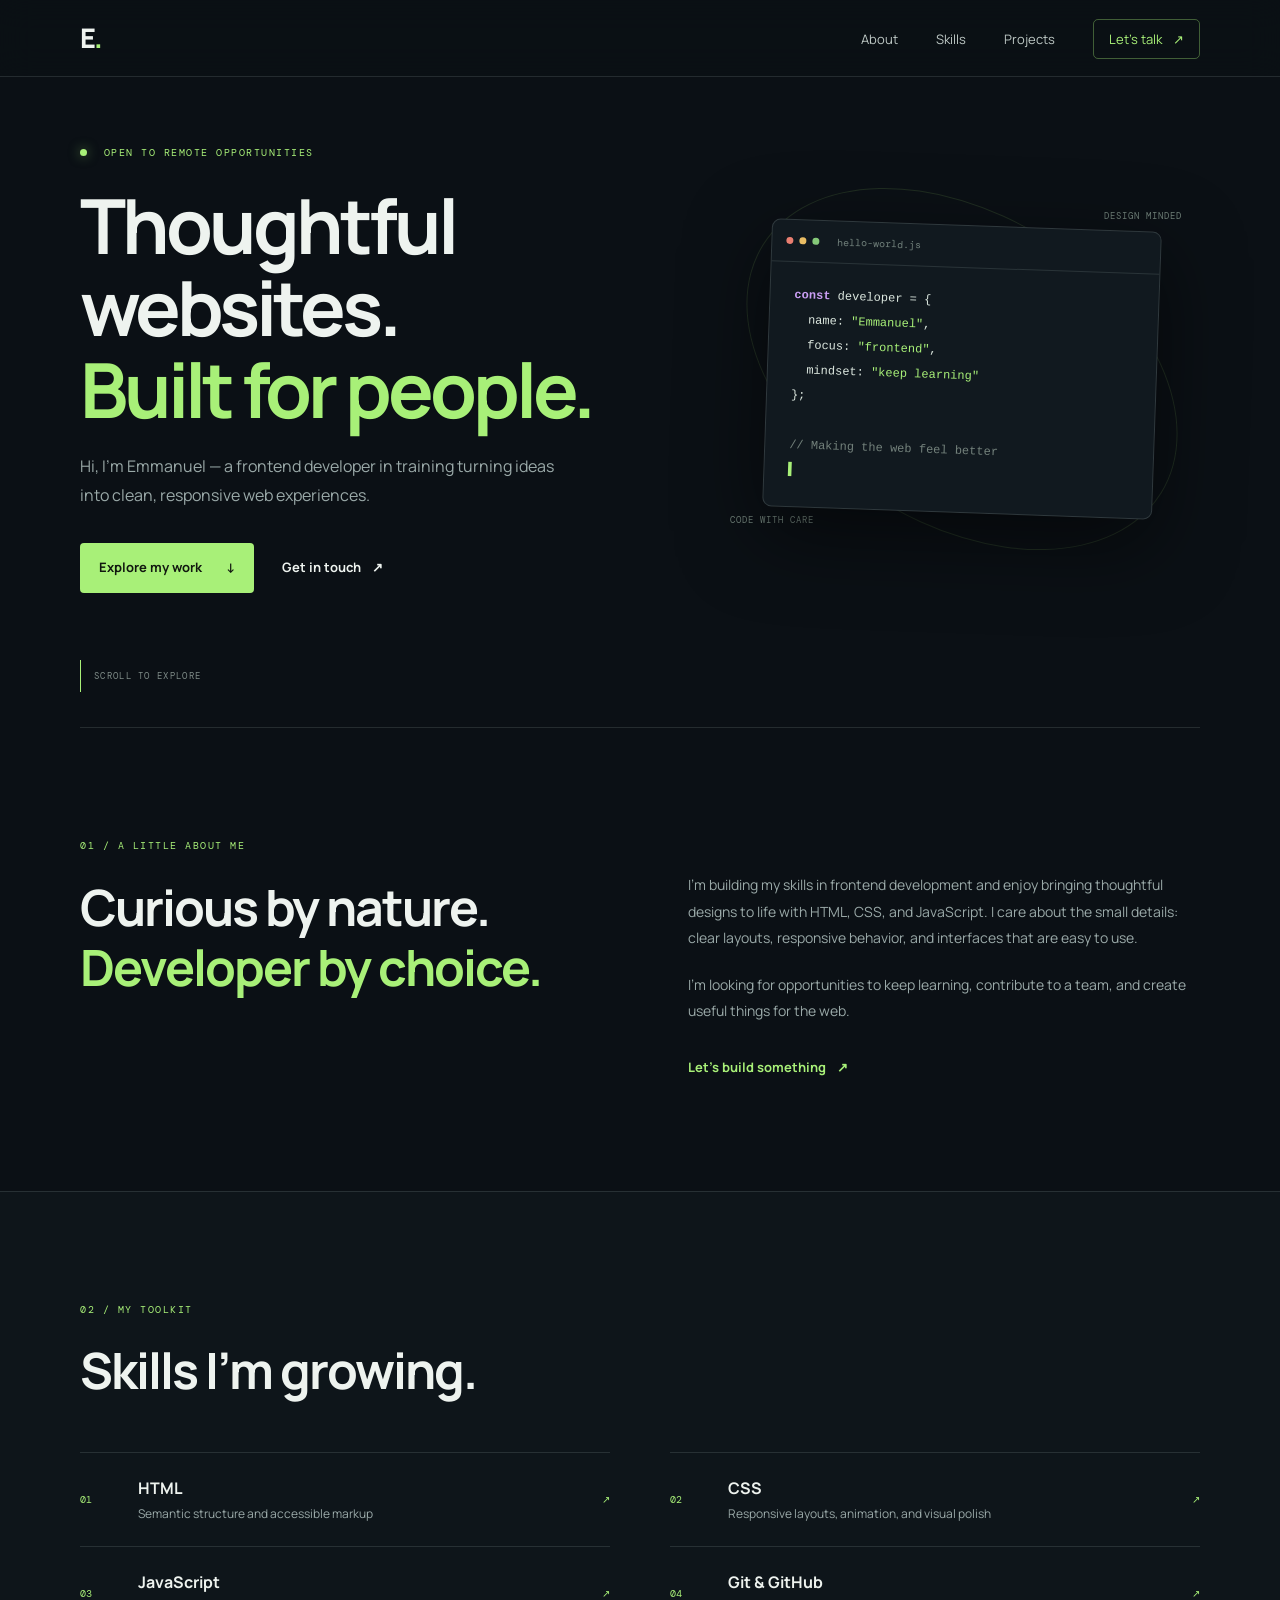
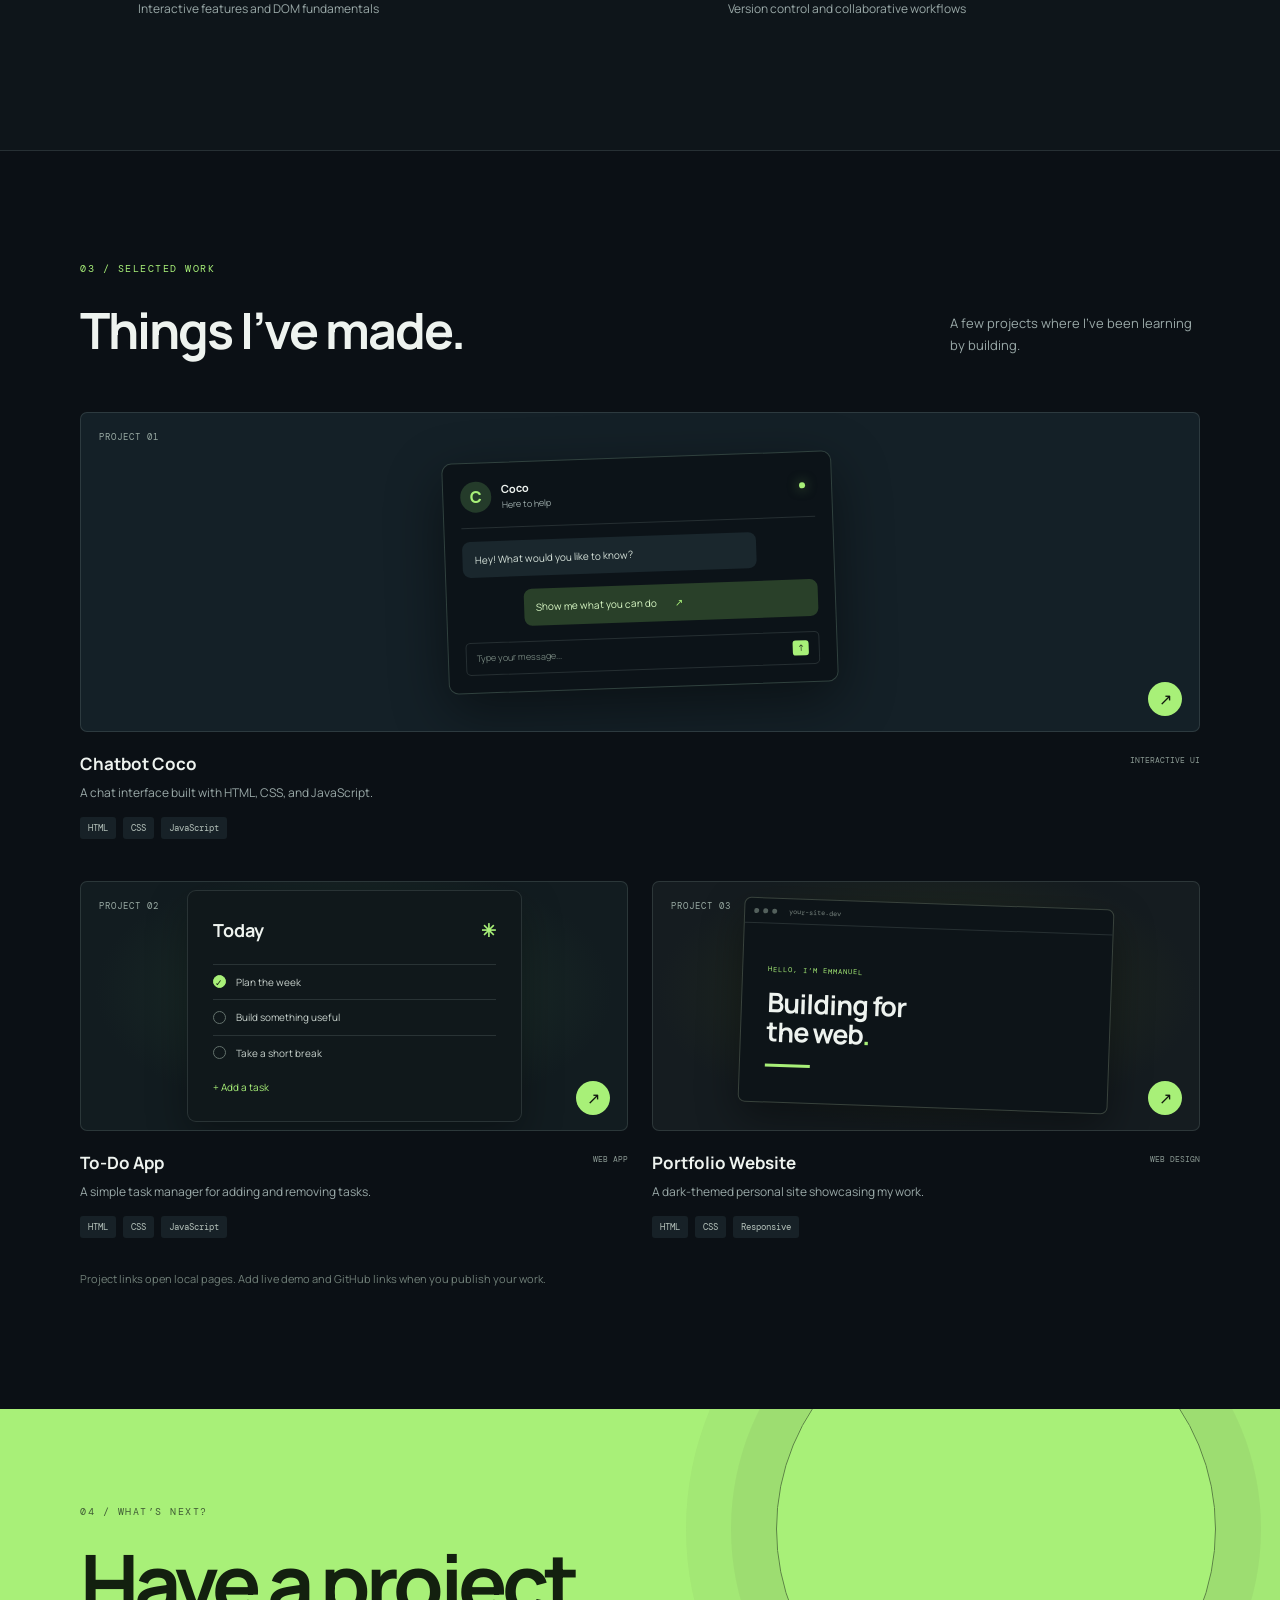
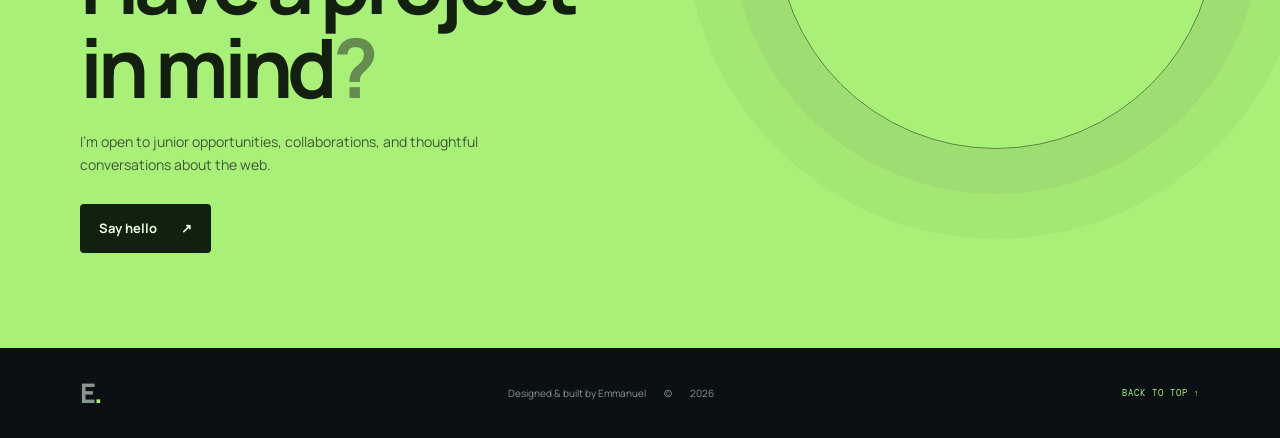
<file: index.html>
﻿<!doctype html>
<html lang="en">
<head>
  <meta charset="utf-8">
  <meta name="viewport" content="width=device-width, initial-scale=1">
  <meta name="description" content="Emmanuel is a frontend developer building responsive, accessible web experiences with HTML, CSS, and JavaScript.">
  <meta name="theme-color" content="#0b1015">
  <title>Emmanuel A. — Frontend Developer</title>
  <link rel="preconnect" href="https://fonts.googleapis.com">
  <link rel="preconnect" href="https://fonts.gstatic.com" crossorigin>
  <link href="https://fonts.googleapis.com/css2?family=DM+Mono:wght@400;500&family=Manrope:wght@400;500;600;700;800&display=swap" rel="stylesheet">
  <link rel="stylesheet" href="style.css">
  <script src="script.js" defer></script>
</head>
<body>
  <a class="skip-link" href="#main">Skip to content</a>
  <header class="site-header">
    <nav class="navbar wrap" aria-label="Main navigation">
      <a class="brand" href="#home" aria-label="Emmanuel, home"><span class="brand-mark">E<span>.</span></span></a>
      <button class="menu-toggle" type="button" aria-expanded="false" aria-controls="nav-links" aria-label="Open navigation"><span></span><span></span></button>
      <ul class="nav-links" id="nav-links">
        <li><a href="#about">About</a></li>
        <li><a href="#skills">Skills</a></li>
        <li><a href="#projects">Projects</a></li>
        <li><a class="nav-contact" href="#contact">Let’s talk <span aria-hidden="true">↗</span></a></li>
      </ul>
    </nav>
  </header>

  <main id="main">
    <section class="hero wrap" id="home" aria-labelledby="hero-title">
      <div class="hero-copy">
        <p class="eyebrow"><span class="status-dot"></span> OPEN TO REMOTE OPPORTUNITIES</p>
        <h1 id="hero-title">Thoughtful websites.<br><span>Built for people.</span></h1>
        <p class="hero-intro">Hi, I’m Emmanuel — a frontend developer in training turning ideas into clean, responsive web experiences.</p>
        <div class="hero-actions">
          <a class="button button-primary" href="#projects">Explore my work <span aria-hidden="true">↓</span></a>
          <a class="text-link" href="#contact">Get in touch <span aria-hidden="true">↗</span></a>
        </div>
      </div>
      <div class="hero-art" aria-hidden="true">
        <div class="orbit orbit-one"></div><div class="orbit orbit-two"></div>
        <div class="code-card"><div class="code-top"><i></i><i></i><i></i><span>hello-world.js</span></div><pre><code><b>const</b> developer = {
  name: <em>"Emmanuel"</em>,
  focus: <em>"frontend"</em>,
  mindset: <em>"keep learning"</em>
};

<span class="code-comment">// Making the web feel better</span>
<span class="code-cursor">▍</span></code></pre></div>
        <span class="art-label label-top">DESIGN MINDED</span><span class="art-label label-bottom">CODE WITH CARE</span>
      </div>
      <a class="scroll-hint" href="#about"><span></span> SCROLL TO EXPLORE</a>
    </section>

    <section class="section wrap" id="about" aria-labelledby="about-title">
      <div class="section-heading"><p class="eyebrow">01 / A LITTLE ABOUT ME</p><h2 id="about-title">
      Curious by nature.<br>
      <span>Developer by choice.</span></h2></div>
      <div class="about-copy"><p>I’m building my skills in frontend development and 
      enjoy bringing thoughtful designs to life with HTML, CSS, and JavaScript. I care about the small details: 
      clear layouts, responsive behavior, and interfaces that are easy to use.</p><p>I’m looking for opportunities 
      to keep learning, contribute to a team, and create useful things for the web.</p><a class="text-link" 
      href="#contact">Let’s build something <span aria-hidden="true">↗</span></a></div>
    </section>

    <section class="section skills-section" id="skills" aria-labelledby="skills-title">
      <div class="wrap"><div class="section-heading"><p class="eyebrow">02 / MY TOOLKIT</p><h2 id="skills-title">
      Skills I’m growing.</h2></div>
        <div class="skills-grid">
          <article class="skill-item"><span class="skill-number">01</span><div><h3>HTML</h3>
          <p>Semantic structure and accessible markup</p></div><span class="skill-arrow" aria-hidden="true">↗</span></article>
          <article class="skill-item"><span class="skill-number">02</span><div><h3>CSS</h3>
          <p>Responsive layouts, animation, and visual polish</p></div><span class="skill-arrow" aria-hidden="true">↗</span></article>
          <article class="skill-item"><span class="skill-number">03</span><div><h3>JavaScript</h3>
          <p>Interactive features and DOM fundamentals</p></div><span class="skill-arrow" aria-hidden="true">↗</span></article>
          <article class="skill-item"><span class="skill-number">04</span><div><h3>Git &amp; GitHub</h3>
          <p>Version control and collaborative workflows</p></div><span class="skill-arrow" aria-hidden="true">↗</span></article>
        </div>
      </div>
    </section>

    <section class="section wrap" id="projects" aria-labelledby="projects-title">
      <div class="projects-heading"><div class="section-heading"><p class="eyebrow">
      03 / SELECTED WORK</p><h2 id="projects-title">Things I’ve made.</h2></div><p class="projects-note">
      A few projects where I’ve been learning by building.</p></div>
      <div class="projects-grid">
        <article class="project-card project-featured"><a class="project-visual visual-chat" 
        href="chatbox/index.html" aria-label="Open Chatbot Coco project"><span class="visual-index">
        PROJECT 01</span><div class="chat-window"><div class="chat-head"><span class="avatar">C</span><div>
        <b>Coco</b><small>Here to help</small></div><span class="online-dot"></span></div>
        <div class="chat-message">Hey! What would you like to know?</div><div class="chat-reply">Show me what you can do 
        <span>↗</span></div><div class="chat-input">Type your message... <span>↑</span></div></div><span class="visual-open">↗</span>
        </a><div class="project-info"><div><h3>Chatbot Coco</h3><p>A chat interface built with HTML, CSS, and 
        JavaScript.</p></div><span class="project-type">INTERACTIVE UI</span></div><div class="tag-list">
        <span>HTML</span><span>CSS</span><span>JavaScript</span></div></article>
        <article class="project-card"><a class="project-visual visual-todo" href="to_do_list/index.html" aria-label="Open To-Do App project">
        <span class="visual-index">PROJECT 02</span><div class="todo-window"><div class="todo-title">Today <span>✳</span></div>
        <div class="todo-row"><i class="checked">✓</i><span>Plan the week</span></div><div class="todo-row"><i></i>
        <span>Build something useful</span></div><div class="todo-row"><i></i><span>Take a short break</span></div>
        <div class="todo-add">+ Add a task</div></div><span class="visual-open">↗</span></a><div class="project-info">
        <div><h3>To-Do App</h3><p>A simple task manager for adding and removing tasks.</p></div><span class="project-type">WEB APP</span>
        </div><div class="tag-list"><span>HTML</span><span>CSS</span><span>JavaScript</span></div></article>
        <article class="project-card"><a class="project-visual visual-portfolio" href="portfolio/index.html" aria-label="Open Portfolio Website project"><span class="visual-index">PROJECT 03</span><div class="mini-browser"><div class="mini-bar"><i></i><i></i><i></i><span>your-site.dev</span></div><div class="mini-content"><small>HELLO, I’M EMMANUEL</small><b>Building for<br>the web<span>.</span></b><div class="mini-line"></div></div></div><span class="visual-open">↗</span></a><div class="project-info"><div><h3>Portfolio Website</h3><p>A dark-themed personal site showcasing my work.</p></div><span class="project-type">WEB DESIGN</span></div><div class="tag-list"><span>HTML</span><span>CSS</span><span>Responsive</span></div></article>
      </div>
      <p class="project-footnote">Project links open local pages. Add live demo and GitHub links when you publish your work.</p>
    </section>

    <section class="contact-section" id="contact" aria-labelledby="contact-title"><div class="wrap contact-inner"><p class="eyebrow">04 / WHAT’S NEXT?</p><h2 id="contact-title">Have a project<br>in mind<span>?</span></h2><p>I’m open to junior opportunities, collaborations, and thoughtful conversations about the web.</p><a class="button button-light" href="mailto:anyachi64@gmail.com">Say hello <span aria-hidden="true">↗</span></a></div><div class="contact-orb" aria-hidden="true"></div></section>
  </main>
  <footer class="footer wrap"><a class="brand" href="#home" aria-label="Back to top"><span class="brand-mark">E<span>.</span></span></a><p>Designed &amp; built by Emmanuel <span>© <span id="year">2026</span></span></p><a class="back-top" href="#home">BACK TO TOP ↑</a></footer>
</body>
</html>
</file>
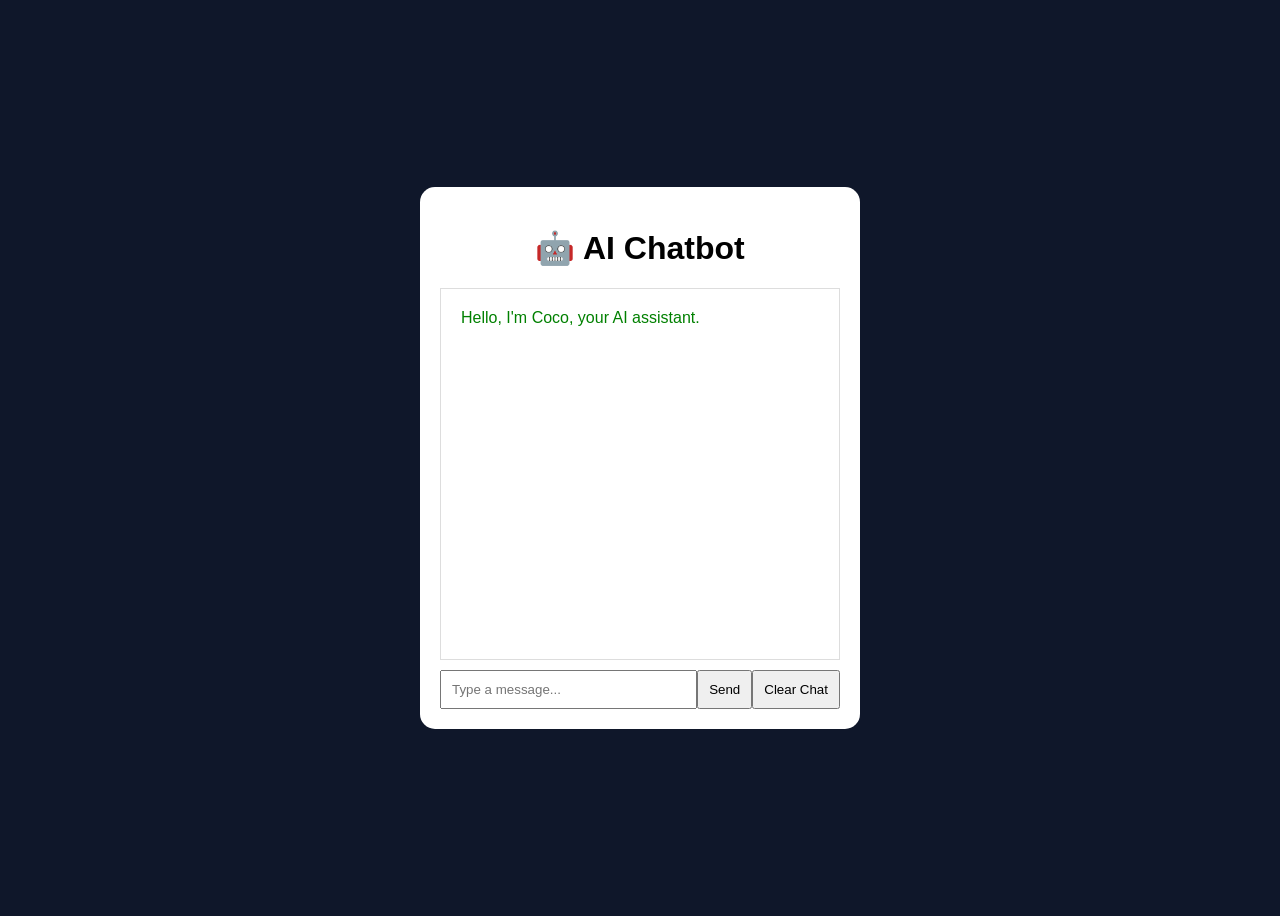
<file: chatbox/index.html>
<!DOCTYPE html>
<html>
<head>
    <title>Simple AI Chatbot</title>
    <link rel="stylesheet" href="style.css">
</head>
<body>

<div class="chat-container">

    <h1>🤖 AI Chatbot</h1>

    <div id="chatbox">
        <div class="bot-message">
            Hello, I'm Coco, your AI assistant. 
        </div>
    </div>

    <div class="input-area">
        <input type="text" id="userInput"
               placeholder="Type a message...">

        <button onclick="sendMessage()">
            Send
        </button>
        <button onclick="clearChat()">
             Clear Chat
        </button>
    </div>

</div>

<script src="script.js"></script>

</body>
</html>
</file>
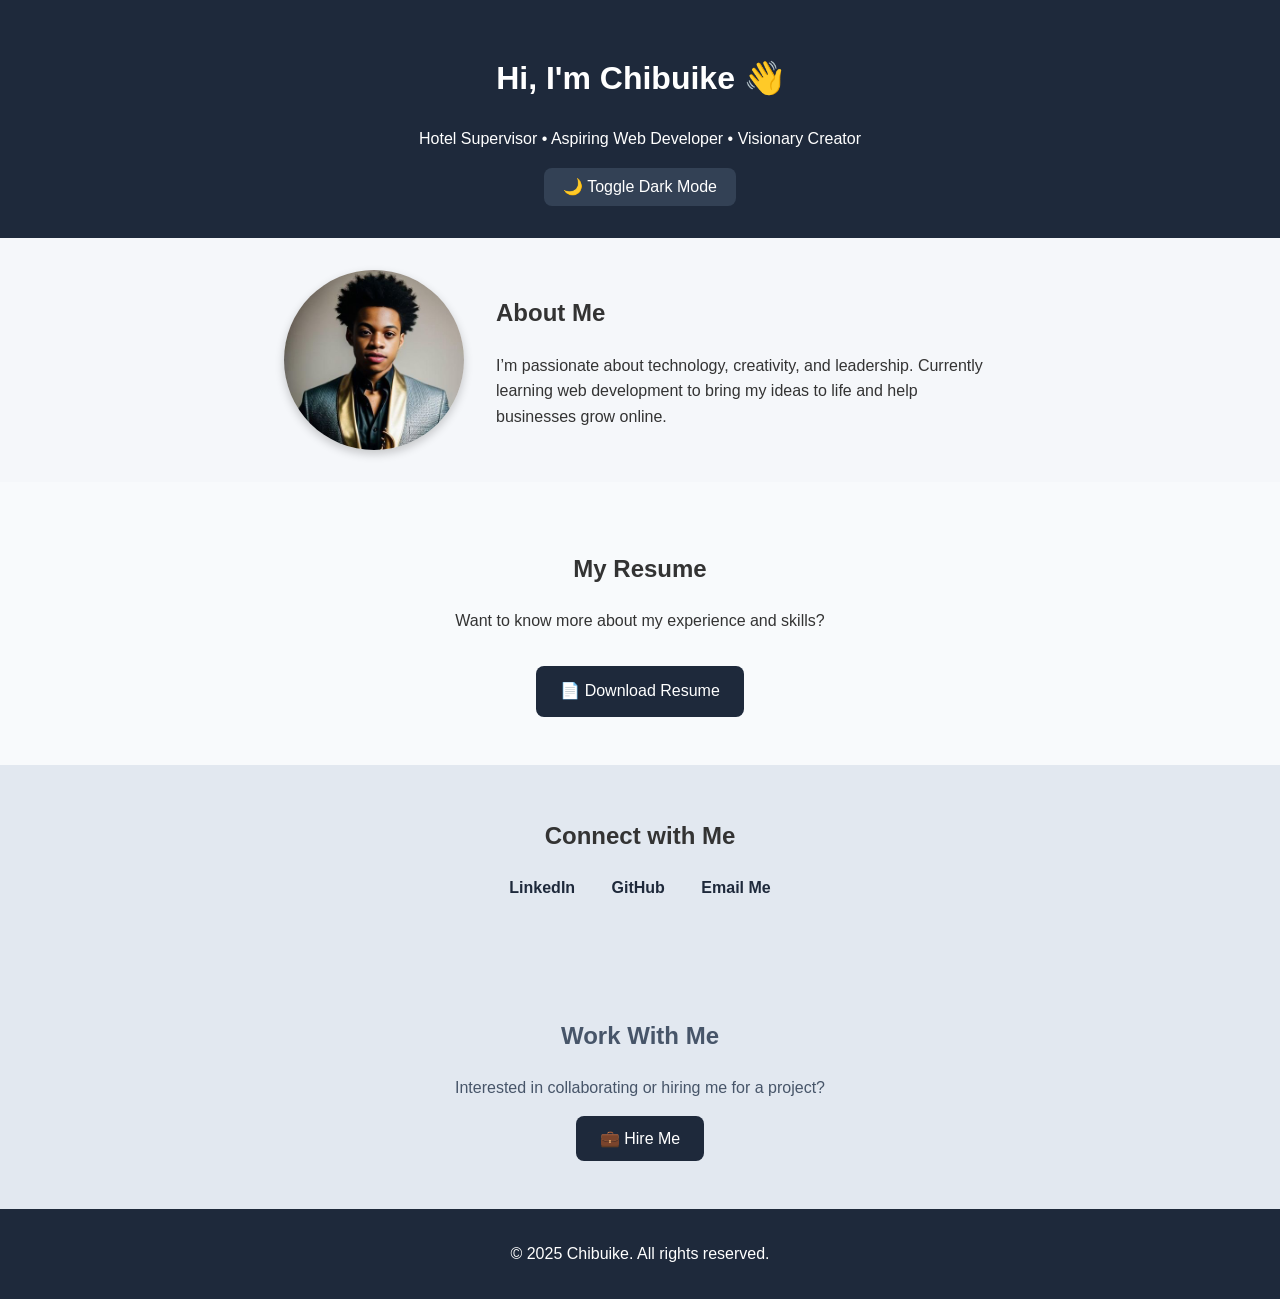
<file: portfolio/index.html>
<!DOCTYPE html>
<html lang="en">
<head>
  <meta charset="UTF-8" />
  <meta name="viewport" content="width=device-width, initial-scale=1.0" />
  <title>About Me | Chibuike</title>
  <link rel="stylesheet" href="style.css" />
</head>
<body>
  <header class="fade-in">
    <h1>Hi, I'm Chibuike 👋</h1>
    <p>Hotel Supervisor • Aspiring Web Developer • Visionary Creator</p>
    <button id="dark-mode-toggle">🌙 Toggle Dark Mode</button>
  </header>

  <section class="about fade-in">
    <img src="mypic.jpg" alt="My photo" class="profile" />
    <div class="bio">
      <h2>About Me</h2>
      <p>
        I’m passionate about technology, creativity, and leadership. Currently learning web development to bring my ideas to life and help businesses grow online.
      </p>
    </div>
  </section>
  <section class="resume fade-in">
  <h2>My Resume</h2>
  <p>Want to know more about my experience and skills?</p>
  <a href="emma_cv.pdf" download class="resume-btn">📄 Download Resume</a>
</section>

  <section class="contact fade-in">
    <h2>Connect with Me</h2>
    <ul>
      <li><a href="#">LinkedIn</a></li>
      <li><a href="#">GitHub</a></li>
      <li><a href="#">Email Me</a></li>
    </ul>
  </section>
  <section class="hire fade-in">
  <h2>Work With Me</h2>
  <p>Interested in collaborating or hiring me for a project?</p>
  <button id="hire-me-btn">💼 Hire Me</button>
</section>

<!-- Popup Form -->
<div id="hire-popup" class="popup">
  <div class="popup-content">
    <span id="close-popup">&times;</span>
    <h2>Contact Me</h2>
    <form id="hire-form">
      <label for="name">Name</label>
      <input type="text" id="name" placeholder="Your name" required />

      <label for="email">Email</label>
      <input type="email" id="email" placeholder="Your email" required />

      <label for="message">Message</label>
      <textarea id="message" rows="4" placeholder="Tell me about your project..." required></textarea>

      <button type="submit">Send Message</button>
    </form>
  </div>
</div>





  <footer class="fade-in">
    <p>© 2025 Chibuike. All rights reserved.</p>
  </footer>
  <script src="script.js"></script>

</body>
</html>
</file>
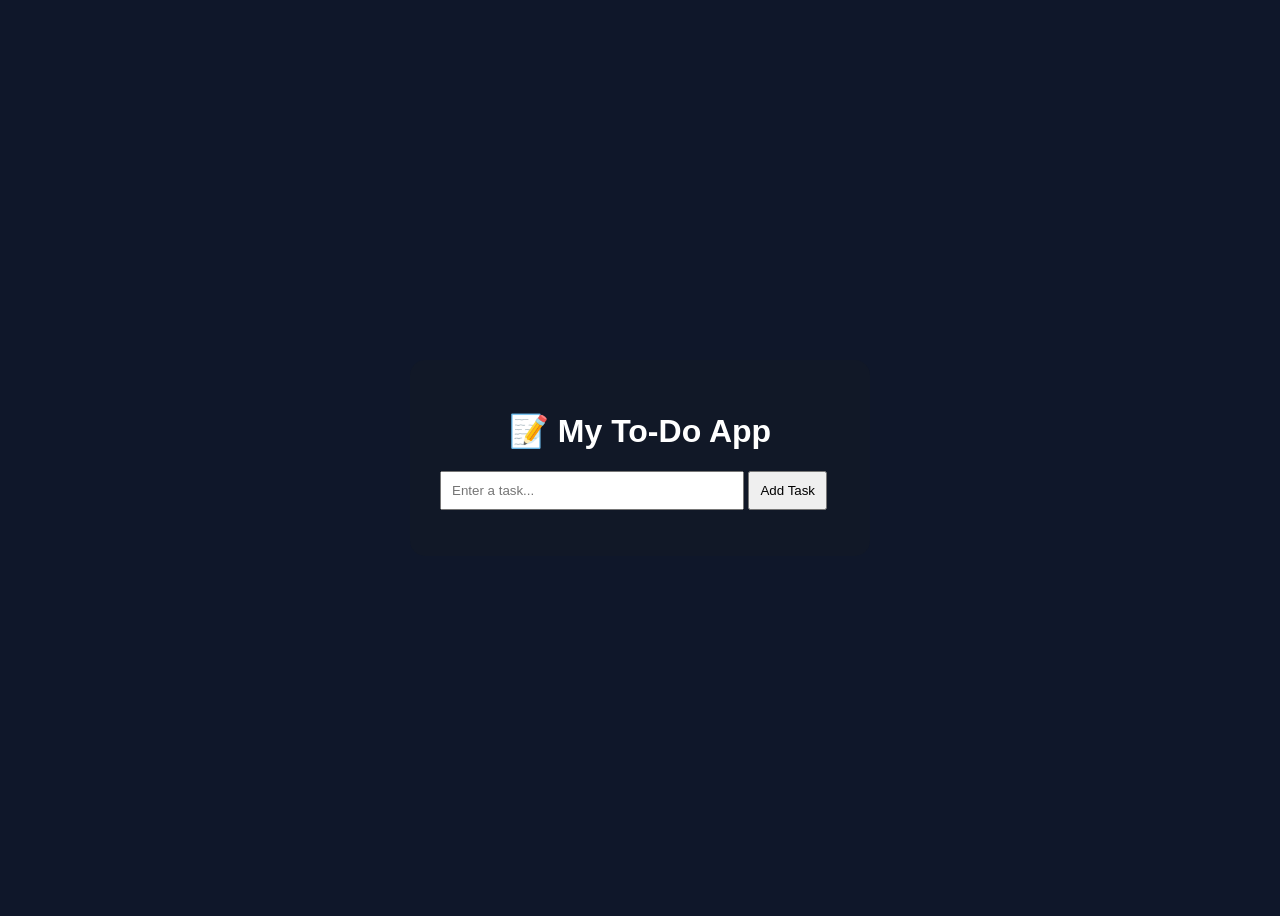
<file: to_do_list/index.html>
<!DOCTYPE html>
<html>
<head>
    <title>My To-Do App</title>
    <link rel="stylesheet" href="mystyle.css">
</head>
<body>

    <div class="container">

        <h1>📝 My To-Do App</h1>

        <input
            type="text"
            id="taskInput"
            placeholder="Enter a task..."
        >

        <button onclick="addTask()">
            Add Task
        </button>

        <ul id="taskList"></ul>

    </div>

    <script src="script.js"></script>

</body>
</html>
</file>
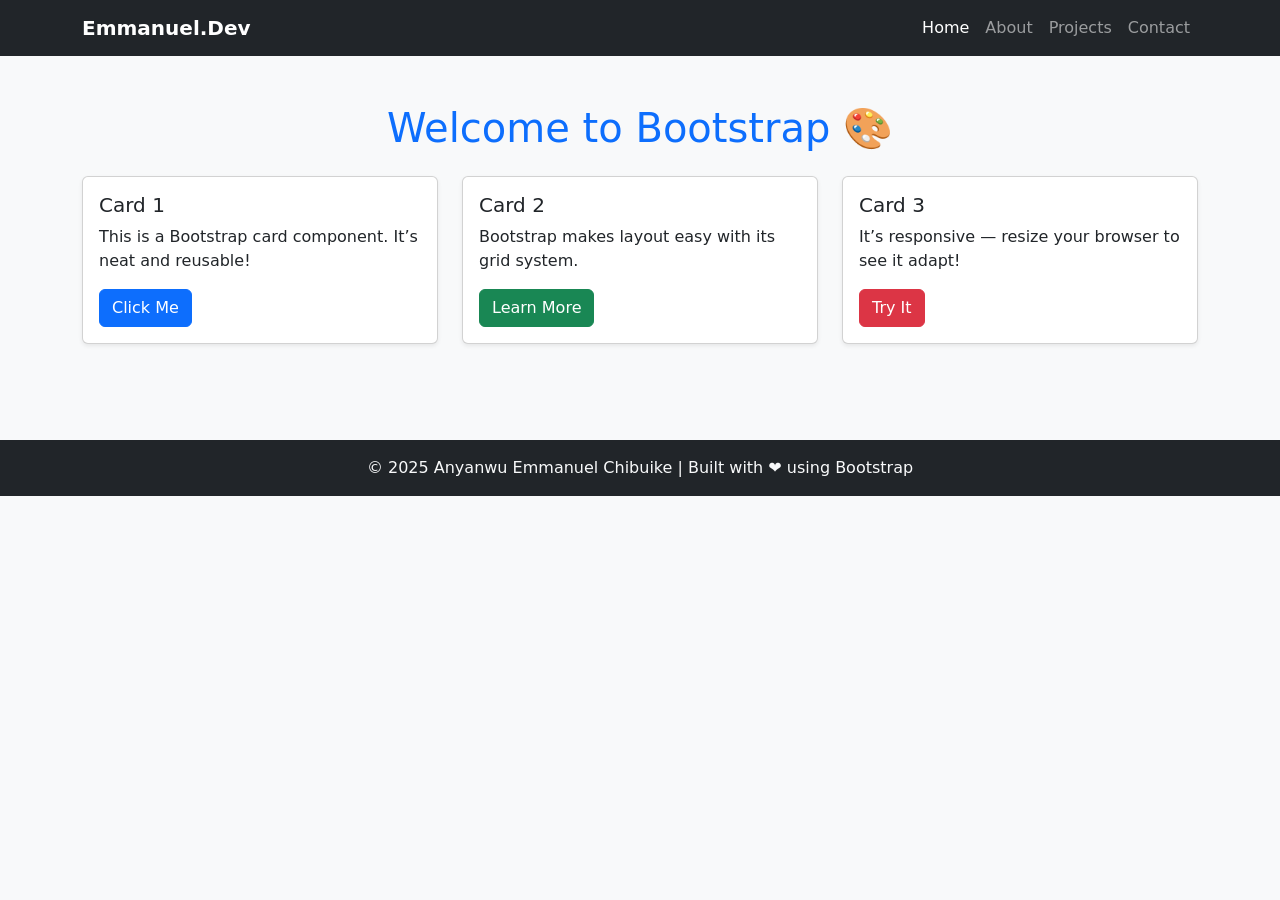
<file: portfolio/bootstrap-demo.html>
<!DOCTYPE html>
<html lang="en">
<head>
  <meta charset="UTF-8">
  <meta name="viewport" content="width=device-width, initial-scale=1.0">
  <title>Bootstrap Demo</title>

  <!-- Bootstrap CSS (CDN link) -->
  <link
    href="https://cdn.jsdelivr.net/npm/bootstrap@5.3.3/dist/css/bootstrap.min.css"
    rel="stylesheet">
</head>

<body class="bg-light">

  <!-- Navbar -->
<nav class="navbar navbar-expand-lg navbar-dark bg-dark">
  <div class="container">
    <a class="navbar-brand fw-bold" href="#">Emmanuel.Dev</a>

    <button class="navbar-toggler" type="button" data-bs-toggle="collapse" data-bs-target="#navbarNav">
      <span class="navbar-toggler-icon"></span>
    </button>

    <div class="collapse navbar-collapse" id="navbarNav">
      <ul class="navbar-nav ms-auto">
        <li class="nav-item"><a class="nav-link active" href="#">Home</a></li>
        <li class="nav-item"><a class="nav-link" href="#">About</a></li>
        <li class="nav-item"><a class="nav-link" href="#">Projects</a></li>
        <li class="nav-item"><a class="nav-link" href="#">Contact</a></li>
      </ul>
    </div>
  </div>
</nav>


  <div class="container py-5">
    <h1 class="text-center text-primary mb-4">Welcome to Bootstrap 🎨</h1>

    <div class="row">
      <div class="col-md-4">
        <div class="card shadow-sm">
          <div class="card-body">
            <h5 class="card-title">Card 1</h5>
            <p class="card-text">This is a Bootstrap card component. It’s neat and reusable!</p>
            <button class="btn btn-primary">Click Me</button>
          </div>
        </div>
      </div>

      <div class="col-md-4">
        <div class="card shadow-sm">
          <div class="card-body">
            <h5 class="card-title">Card 2</h5>
            <p class="card-text">Bootstrap makes layout easy with its grid system.</p>
            <button class="btn btn-success">Learn More</button>
          </div>
        </div>
      </div>

      <div class="col-md-4">
        <div class="card shadow-sm">
          <div class="card-body">
            <h5 class="card-title">Card 3</h5>
            <p class="card-text">It’s responsive — resize your browser to see it adapt!</p>
            <button class="btn btn-danger">Try It</button>
          </div>
        </div>
      </div>
    </div>
  </div>

  <!-- Footer -->
<footer class="bg-dark text-light text-center py-3 mt-5">
  <p class="mb-0">© 2025 Anyanwu Emmanuel Chibuike | Built with ❤️ using Bootstrap</p>
</footer>


  <!-- Bootstrap JS (for interactive components) -->
  <script src="https://cdn.jsdelivr.net/npm/bootstrap@5.3.3/dist/js/bootstrap.bundle.min.js"></script>


</body>
</html>
</file>
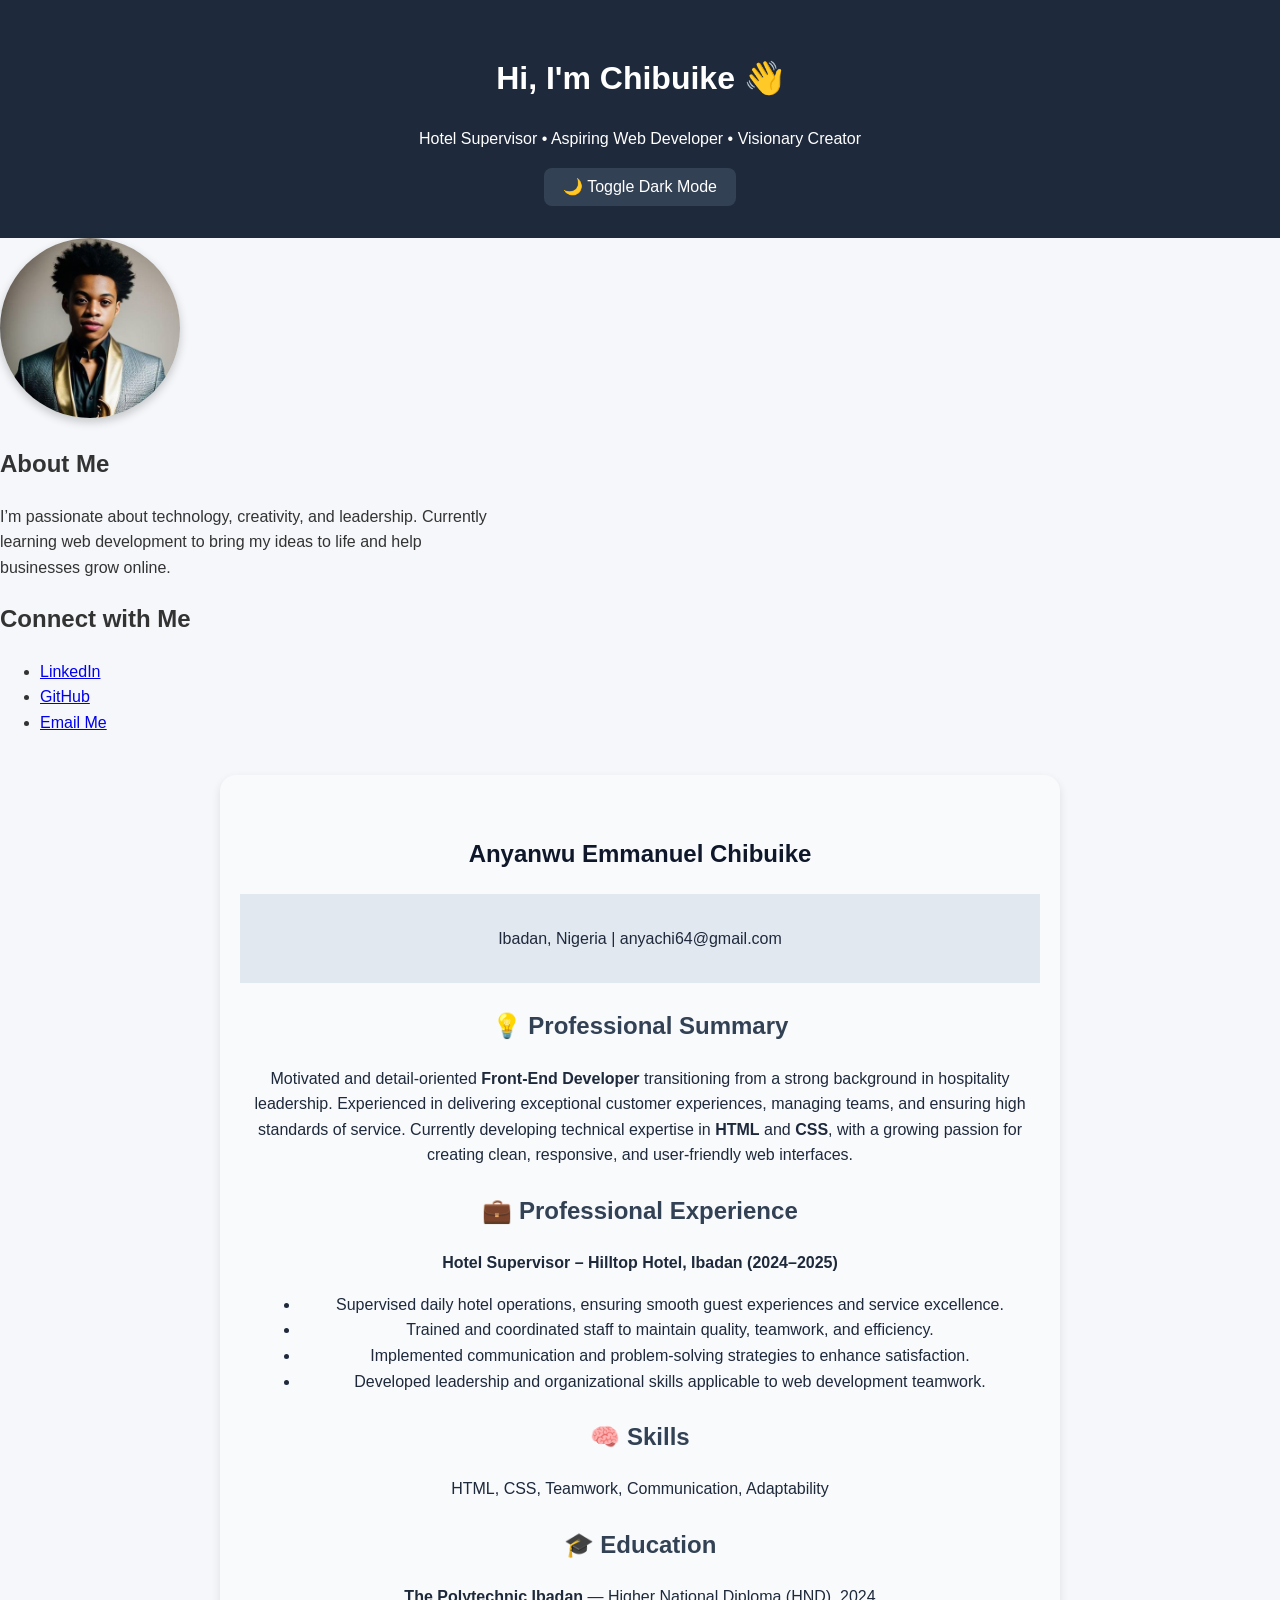
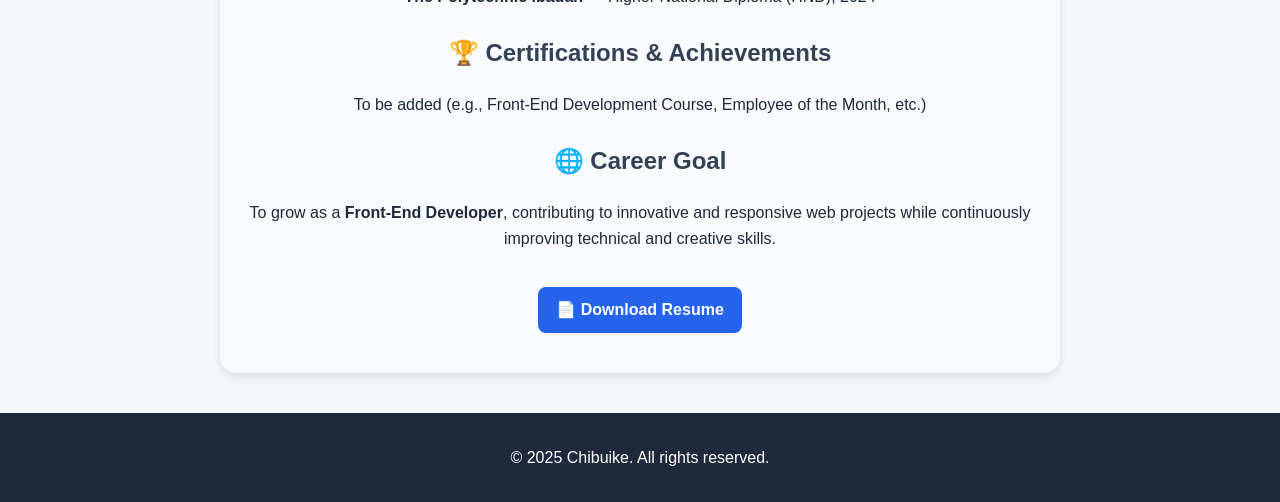
<file: portfolio/home.html>
<!DOCTYPE html>
<html lang="en">
<head>
  <meta charset="UTF-8" />
  <meta name="viewport" content="width=device-width, initial-scale=1.0" />
  <title>About Me | Chibuike</title>
  <link rel="stylesheet" href="style.css" />
</head>
<body>
  <header class="fade-in">
    <h1>Hi, I'm Chibuike 👋</h1>
    <p>Hotel Supervisor • Aspiring Web Developer • Visionary Creator</p>
    <button id="dark-mode-toggle">🌙 Toggle Dark Mode</button>
  </header>

  <section class="fade-in">
    <img src="mypic.jpg" alt="My photo" class="profile" />
    <div class="bio">
      <h2>About Me</h2>
      <p>
        I’m passionate about technology, creativity, and leadership. Currently learning web development to bring my ideas to life and help businesses grow online.
      </p>
    </div>
  </section>

  <section class="fade-in">
    <h2>Connect with Me</h2>
    <ul>
      <li><a href="#">LinkedIn</a></li>
      <li><a href="#">GitHub</a></li>
      <li><a href="#">Email Me</a></li>
    </ul>
  </section>

  <section class="resume">
  <div class="container">
    <h1>Anyanwu Emmanuel Chibuike</h1>
    <p class="contact">Ibadan, Nigeria | anyachi64@gmail.com</p>

    <h2>💡 Professional Summary</h2>
    <p>
      Motivated and detail-oriented <strong>Front-End Developer</strong> transitioning from a strong background in hospitality leadership. Experienced in delivering exceptional customer experiences, managing teams, and ensuring high standards of service. Currently developing technical expertise in <strong>HTML</strong> and <strong>CSS</strong>, with a growing passion for creating clean, responsive, and user-friendly web interfaces.
    </p>

    <h2>💼 Professional Experience</h2>
    <p><strong>Hotel Supervisor – Hilltop Hotel, Ibadan (2024–2025)</strong></p>
    <ul>
      <li>Supervised daily hotel operations, ensuring smooth guest experiences and service excellence.</li>
      <li>Trained and coordinated staff to maintain quality, teamwork, and efficiency.</li>
      <li>Implemented communication and problem-solving strategies to enhance satisfaction.</li>
      <li>Developed leadership and organizational skills applicable to web development teamwork.</li>
    </ul>

    <h2>🧠 Skills</h2>
    <p>HTML, CSS, Teamwork, Communication, Adaptability</p>

    <h2>🎓 Education</h2>
    <p><strong>The Polytechnic Ibadan</strong> — Higher National Diploma (HND), 2024</p>

    <h2>🏆 Certifications & Achievements</h2>
    <p>To be added (e.g., Front-End Development Course, Employee of the Month, etc.)</p>

    <h2>🌐 Career Goal</h2>
    <p>
      To grow as a <strong>Front-End Developer</strong>, contributing to innovative and responsive web projects while continuously improving technical and creative skills.
    </p>

    <a href="Anyanwu_Emmanuel_Chibuike_Resume.pdf" class="download-btn" download>📄 Download Resume</a>
  </div>
</section>

<style>
  .resume {
    font-family: 'Poppins', sans-serif;
    color: #1e293b;
    background: #f8fafc;
    padding: 40px 20px;
    border-radius: 16px;
    max-width: 800px;
    margin: 40px auto;
    box-shadow: 0 4px 10px rgba(0,0,0,0.1);
  }
  .resume h1 {
    text-align: center;
    color: #0f172a;
  }
  .resume h2 {
    color: #334155;
    margin-top: 24px;
  }
  .resume ul {
    margin-left: 20px;
  }
  .download-btn {
    display: inline-block;
    margin-top: 20px;
    background: #2563eb;
    color: white;
    padding: 10px 18px;
    border-radius: 8px;
    text-decoration: none;
    font-weight: 600;
  }
  .download-btn:hover {
    background: #1d4ed8;
  }
</style>


  <footer class="fade-in">
    <p>© 2025 Chibuike. All rights reserved.</p>
  </footer>
  <script src="script.js"></script>

</body>
</html>
</file>
<file: style.css>
﻿:root
{--bg:#0b1015;
--panel:#111920;
--panel-light:#17232b;
--text:#eef3ef;
--muted:#9aa9a8;
--line:rgba(220,240,232,.12);
--accent:#a8f078;
--accent-dark:#182718;
--mono:"DM Mono",monospace;
--sans:"Manrope",sans-serif}
*{box-sizing:border-box}html{scroll-behavior:smooth;scroll-padding-top:90px}body{margin:0;background:var(--bg);color:var(--text);font-family:var(--sans);line-height:1.65}a{color:inherit;text-decoration:none}button{font:inherit}.wrap{width:min(1120px,calc(100% - 48px));margin-inline:auto}.skip-link{position:absolute;top:-60px;left:16px;padding:10px 16px;background:var(--accent);color:#10150e;z-index:20}.skip-link:focus{top:12px}.site-header{position:sticky;top:0;z-index:10;background:rgba(11,16,21,.88);backdrop-filter:blur(16px);border-bottom:1px solid var(--line)}.navbar{height:76px;display:flex;align-items:center;justify-content:space-between}.brand-mark{font-weight:800;font-size:27px;letter-spacing:-2px}.brand-mark span{color:var(--accent)}.nav-links{display:flex;align-items:center;gap:38px;list-style:none;margin:0;padding:0}.nav-links a{color:#bdc8c4;font-size:13px;transition:color .2s}.nav-links a:hover,.text-link:hover{color:var(--accent)}.nav-links .nav-contact{color:var(--accent);border:1px solid rgba(168,240,120,.35);padding:10px 15px;border-radius:5px}.nav-contact span,.text-link span{margin-left:8px}.menu-toggle{display:none}.hero{min-height:650px;display:grid;grid-template-columns:1.15fr .85fr;align-items:center;position:relative;padding-top:34px;padding-bottom:100px}.eyebrow{font-family:var(--mono);font-size:10px;letter-spacing:1.5px;color:var(--accent);margin:0 0 22px}.status-dot,.online-dot{display:inline-block;width:7px;height:7px;background:var(--accent);border-radius:50%;margin-right:9px;box-shadow:0 0 12px rgba(168,240,120,.5)}h1,h2,h3,p{margin-top:0}.hero h1{font-size:clamp(46px,6vw,76px);line-height:1.08;letter-spacing:-4px;margin:0 0 22px;font-weight:700}.hero h1 span,.section-heading h2 span{color:var(--accent)}.hero-intro{max-width:480px;color:var(--muted);font-size:16px;line-height:1.8}.hero-actions{display:flex;align-items:center;gap:28px;margin-top:34px}.button{display:inline-flex;gap:24px;align-items:center;padding:14px 19px;border-radius:4px;font-size:13px;font-weight:700;transition:transform .2s,background .2s}.button:hover{transform:translateY(-2px)}.button-primary{background:var(--accent);color:#11170f}.button-primary:hover{background:#c2ff9b}.text-link{font-size:13px;font-weight:700;transition:color .2s}.hero-art{height:380px;display:grid;place-items:center;position:relative}.orbit{position:absolute;border:1px solid rgba(168,240,120,.13);border-radius:50%;transform:rotate(-26deg)}.orbit-one{width:390px;height:240px}.orbit-two{width:470px;height:310px;transform:rotate(32deg)}.code-card{position:relative;z-index:1;width:min(390px,100%);background:#11191f;border:1px solid rgba(220,240,232,.15);border-radius:9px;box-shadow:0 25px 80px #0008;overflow:hidden;transform:rotate(2deg)}.code-top{height:42px;border-bottom:1px solid var(--line);display:flex;align-items:center;gap:6px;padding:0 14px}.code-top i,.mini-bar i{width:7px;height:7px;border-radius:50%;background:#53605c}.code-top i:first-child{background:#e97e70}.code-top i:nth-child(2){background:#e9bd64}.code-top i:nth-child(3){background:#84c878}.code-top span{font:10px var(--mono);color:#71807b;margin-left:12px}.code-card pre{font:12px/2 var(--mono);color:#dce7df;margin:0;padding:20px 24px 24px}.code-card b{color:#cb9ff5}.code-card em{font-style:normal;color:var(--accent)}.code-comment{color:#73817b}.code-cursor{color:var(--accent);animation:blink 1s steps(2) infinite}.art-label{position:absolute;font:9px var(--mono);letter-spacing:1px;color:#708079}.label-top{top:31px;right:18px}.label-bottom{bottom:33px;left:6px}.scroll-hint{position:absolute;bottom:35px;left:0;color:#7f8c88;font:9px var(--mono);letter-spacing:1.3px;display:flex;align-items:center;gap:13px}.scroll-hint span{height:32px;width:1px;background:var(--accent)}.section{padding-top:110px;padding-bottom:110px}.section-heading h2{font-size:clamp(34px,4vw,50px);line-height:1.2;letter-spacing:-2px;margin-bottom:0}.section-heading{max-width:550px}.about{display:grid}.section#about{display:grid;grid-template-columns:1fr 1fr;gap:95px;align-items:start;border-top:1px solid var(--line)}.about-copy{padding-top:34px;color:var(--muted);font-size:14px;line-height:1.9}.about-copy p{margin-bottom:20px}.about-copy .text-link{display:inline-block;margin-top:10px;color:var(--accent)}.skills-section{background:#0e151a;border-block:1px solid var(--line)}.skills-grid{display:grid;grid-template-columns:1fr 1fr;margin-top:52px;column-gap:60px}.skill-item{display:grid;grid-template-columns:42px 1fr 20px;gap:16px;align-items:center;padding:22px 0;border-top:1px solid var(--line)}.skill-number,.skill-arrow{font:10px var(--mono);color:var(--accent)}.skill-item h3{font-size:16px;margin:0 0 3px}.skill-item p{font-size:12px;color:var(--muted);margin:0}.skill-arrow{justify-self:end}.projects-heading{display:flex;align-items:end;justify-content:space-between;gap:30px}.projects-note{max-width:250px;color:var(--muted);font-size:13px;margin-bottom:4px}.projects-grid{display:grid;grid-template-columns:1fr 1fr;gap:42px 24px;margin-top:52px}.project-card:first-child{grid-column:1/-1}.project-visual{height:250px;position:relative;display:grid;place-items:center;overflow:hidden;border:1px solid var(--line);border-radius:7px;background:#142027;transition:border-color .2s,transform .2s}.project-visual:hover{border-color:rgba(168,240,120,.5);transform:translateY(-3px)}.project-featured .project-visual{height:320px}.visual-index{position:absolute;top:18px;left:18px;font:9px var(--mono);letter-spacing:1px;color:#9aaba4}.visual-open{position:absolute;right:17px;bottom:15px;width:34px;height:34px;border-radius:50%;display:grid;place-items:center;background:var(--accent);color:#11170f}.chat-window{width:min(390px,78%);background:#0c1318;border:1px solid #30413e;border-radius:10px;padding:17px;box-shadow:0 18px 55px #0007;transform:rotate(-2deg)}.chat-head{display:flex;align-items:center;gap:10px;padding-bottom:14px;border-bottom:1px solid var(--line)}.avatar{width:31px;height:31px;border-radius:50%;display:grid;place-items:center;background:#243b2a;color:var(--accent);font-weight:800}.chat-head b,.chat-head small{display:block}.chat-head b{font-size:11px}.chat-head small{font-size:9px;color:var(--muted)}.online-dot{margin-left:auto;width:6px;height:6px}.chat-message,.chat-reply{font-size:10px;padding:10px 12px;border-radius:8px;margin-top:13px;max-width:83%}.chat-message{background:#1a272d;color:#d4e0d8}.chat-reply{margin-left:auto;background:#294029;color:#d8f7c4}.chat-reply span{margin-left:16px;color:var(--accent)}.chat-input{margin-top:15px;border:1px solid var(--line);border-radius:5px;padding:8px 10px;color:#71807a;font-size:9px}.chat-input span{float:right;background:var(--accent);color:#111;padding:0 5px;border-radius:3px}.visual-todo{background:radial-gradient(ellipse at 50% 44%,#20362c,#121c20 67%)}.todo-window{width:min(335px,82%);padding:25px;background:#10181b;border:1px solid var(--line);border-radius:9px;box-shadow:0 15px 40px #0005}.todo-title{font-size:18px;font-weight:700;margin-bottom:18px}.todo-title span{float:right;color:var(--accent)}.todo-row{display:flex;align-items:center;gap:10px;font-size:10px;padding:9px 0;border-top:1px solid var(--line);color:#c8d2cd}.todo-row i{width:13px;height:13px;border:1px solid #63716c;border-radius:50%;font-style:normal}.todo-row i.checked{background:var(--accent);border-color:var(--accent);color:#152010;font-size:9px;text-align:center}.todo-add{color:var(--accent);font-size:10px;margin-top:9px}.visual-portfolio{background:radial-gradient(ellipse at 50% 45%,#28321f,#151c20 70%)}.mini-browser{width:min(370px,82%);border:1px solid #38423c;border-radius:7px;background:#0d1418;overflow:hidden;box-shadow:0 15px 40px #0006;transform:rotate(2deg)}.mini-bar{height:25px;border-bottom:1px solid var(--line);display:flex;align-items:center;gap:4px;padding:0 9px}.mini-bar i{width:5px;height:5px}.mini-bar span{font:7px var(--mono);color:#75817c;margin-left:8px}.mini-content{padding:29px 25px 35px}.mini-content small{font:7px var(--mono);letter-spacing:1px;color:var(--accent)}.mini-content b{display:block;font-size:27px;line-height:1.05;letter-spacing:-1px;margin-top:10px}.mini-content b span{color:var(--accent)}.mini-line{width:45px;height:3px;background:var(--accent);margin-top:18px}.project-info{display:flex;justify-content:space-between;align-items:start;gap:10px;padding-top:18px}.project-info h3{font-size:17px;margin:0 0 5px}.project-info p{font-size:12px;color:var(--muted);margin:0}.project-type{font:8px var(--mono);color:#8b9993;white-space:nowrap;margin-top:5px}.tag-list{display:flex;gap:7px;margin-top:14px}.tag-list span{font:9px var(--mono);color:#b5c2bb;background:#172127;padding:5px 8px;border-radius:3px}.project-footnote{color:#718079;font-size:11px;margin-top:32px}.contact-section{position:relative;overflow:hidden;background:var(--accent);color:#13200f;padding:95px 0}.contact-inner{position:relative;z-index:1}.contact-section .eyebrow{color:#405c35}.contact-section h2{font-size:clamp(48px,7vw,82px);letter-spacing:-5px;line-height:1.02;margin:0 0 20px}.contact-section h2 span{color:#668d4f}.contact-section p:not(.eyebrow){max-width:440px;color:#3f5935;font-size:14px}.button-light{background:#122010;color:#eaffdf;margin-top:14px}.button-light:hover{background:#263a20}.contact-inner small{display:block;font-size:10px;color:#486340;margin-top:13px}.contact-orb{position:absolute;width:440px;height:440px;border:1px solid #5b8245;border-radius:50%;right:5%;top:-100px;box-shadow:0 0 0 45px #76995a22,0 0 0 90px #76995a18}.footer{min-height:90px;display:flex;align-items:center;justify-content:space-between;color:#89958f}.footer p{font-size:10px;margin:0}.footer p span{margin-left:16px}.back-top{font:9px var(--mono);letter-spacing:1px;color:var(--accent)}@keyframes blink{50%{opacity:0}}@media(max-width:760px){.wrap{width:min(100% - 36px,560px)}.navbar{height:66px}.menu-toggle{display:flex;width:40px;height:40px;border:1px solid var(--line);background:none;border-radius:4px;align-items:center;justify-content:center;flex-direction:column;gap:5px;color:var(--text)}.menu-toggle span{display:block;width:16px;height:1px;background:currentColor;transition:transform .2s}.menu-toggle[aria-expanded=true] span:first-child{transform:translateY(3px) rotate(45deg)}.menu-toggle[aria-expanded=true] span:last-child{transform:translateY(-3px) rotate(-45deg)}.nav-links{display:none;position:absolute;top:65px;left:0;right:0;background:#0d1419;padding:20px 24px 25px;border-bottom:1px solid var(--line);align-items:stretch;gap:0}.nav-links.is-open{display:flex;flex-direction:column}.nav-links li a{display:block;padding:12px 0}.nav-links .nav-contact{display:inline-block;padding:9px 13px;margin-top:8px}.hero{min-height:auto;padding-top:78px;padding-bottom:90px;grid-template-columns:1fr}.hero h1{font-size:clamp(45px,12vw,66px);letter-spacing:-3px}.hero-intro{font-size:14px}.hero-art{height:310px;margin-top:45px}.orbit-one{width:310px;height:205px}.orbit-two{width:350px;height:250px}.code-card{width:min(350px,95%)}.code-card pre{font-size:10px;padding:16px 18px}.scroll-hint{bottom:25px}.section{padding-top:78px;padding-bottom:78px}.section#about{grid-template-columns:1fr;gap:10px}.about-copy{padding-top:22px}.skills-grid{grid-template-columns:1fr;margin-top:35px}.projects-heading{display:block}.projects-note{margin-top:18px}.projects-grid{grid-template-columns:1fr;gap:34px;margin-top:36px}.project-card:first-child{grid-column:auto}.project-featured .project-visual,.project-visual{height:245px}.contact-section{padding:75px 0}.contact-section h2{letter-spacing:-3px}.contact-orb{right:-260px;top:20px;width:400px;height:400px}.footer{min-height:100px;gap:16px}.footer p{max-width:180px;line-height:1.7}.footer p span{display:block;margin-left:0}.back-top{font-size:8px}}@media(prefers-reduced-motion:reduce){*,*::before,*::after{scroll-behavior:auto!important;animation-duration:.01ms!important;animation-iteration-count:1!important;transition-duration:.01ms!important}}

.js-ready main section:not(.show){opacity:0;transform:translateY(18px);transition:opacity .55s ease,transform .55s ease}.js-ready main section.show{opacity:1;transform:translateY(0)}@media(prefers-reduced-motion:reduce){.js-ready main section:not(.show){opacity:1;transform:none}}
</file>
<file: chatbox/style.css>
body{
    font-family:Arial,sans-serif;
    background:#0f172a;
    display:flex;
    justify-content:center;
    align-items:center;
    height:100vh;
}

.chat-container{
    width:400px;
    background:white;
    border-radius:15px;
    padding:20px;
}

h1{
    text-align:center;
}

#chatbox{
    height:350px;
    overflow-y:auto;
    border:1px solid #ddd;
    padding:10px;
    margin-bottom:10px;
}

.user-message{
    text-align:right;
    margin:10px;
    color:blue;
}

.bot-message{
    margin:10px;
    color:green;
}

.input-area{
    display:flex;
}

input{
    flex:1;
    padding:10px;
}

button{
    padding:10px;
}
</file>
<file: portfolio/style.css>
body {
  font-family: "Poppins", sans-serif;
  background: #f5f7fa;
  color: #333;
  margin: 0;
  padding: 0;
  line-height: 1.6;
}

header {
  background: #1e293b;
  color: white;
  text-align: center;
  padding: 2rem 1rem;
}

.about {
  display: flex;
  align-items: center;
  justify-content: center;
  padding: 2rem;
  gap: 2rem;
}

.profile {
  width: 180px;
  height: 180px;
  border-radius: 50%;
  object-fit: cover;
  box-shadow: 0 4px 10px rgba(0,0,0,0.2);
}

.bio {
  max-width: 500px;
}

.contact {
  text-align: center;
  background: #e2e8f0;
  padding: 2rem;
}

.contact ul {
  list-style: none;
  padding: 0;
}

.contact li {
  display: inline;
  margin: 0 1rem;
}

.contact a {
  color: #1e293b;
  text-decoration: none;
  font-weight: bold;
}

.contact a:hover {
  text-decoration: underline;
}

footer {
  text-align: center;
  padding: 1rem;
  background: #1e293b;
  color: white;
}
#dark-mode-toggle {
  background: #334155;
  color: white;
  border: none;
  padding: 0.6rem 1.2rem;
  border-radius: 8px;
  cursor: pointer;
  font-size: 1rem;
  transition: background 0.3s ease, transform 0.2s ease;
}

#dark-mode-toggle:hover {
  background: #475569;
  transform: scale(1.05);
}

/* Dark Mode Styles */
body.dark {
  background: #0f172a;
  color: #f8fafc;
}

body.dark header {
  background: #020617;
}

body.dark .contact {
  background: #1e293b;
}

body.dark footer {
  background: #020617;
}

body.dark #dark-mode-toggle {
  background: #f8fafc;
  color: #0f172a;
}
/* 🌟 Fade-in Animation */
@keyframes fadeInUp {
  0% {
    opacity: 0;
    transform: translateY(30px);
  }
  100% {
    opacity: 1;
    transform: translateY(0);
  }
}

.fade-in {
  opacity: 0; /* Start hidden */
  animation: fadeInUp 1s ease forwards;
}

/* Add small delays for a staggered effect */
.fade-in:nth-child(1) { animation-delay: 0.2s; }
.fade-in:nth-child(2) { animation-delay: 0.4s; }
.fade-in:nth-child(3) { animation-delay: 0.6s; }

.fade-in {
  opacity: 0;
  transform: translateY(30px);
  transition: opacity 1s ease, transform 1s ease;
}

.fade-in.appear {
  opacity: 1;
  transform: translateY(0);
}

/* --- Hire Me Section --- */
.hire {
  text-align: center;
  padding: 3rem 1rem;
  background: #e2e8f0;
}

/* --- Hire Me Section --- */
.hire {
  text-align: center;
  padding: 3rem 1rem;
  background: #e2e8f0;
  color: #475569;
}

#hire-me-btn {
  background: #1e293b;
  color: white;
  border: none;
  padding: 0.8rem 1.5rem;
  border-radius: 8px;
  font-size: 1rem;
  cursor: pointer;
  transition: all 0.3s ease;
}

#hire-me-btn:hover {
  background: #334155;
  transform: scale(1.05);
}

/* --- Popup Form --- */
.popup {
  display: none; /* Hidden by default */
  position: fixed;
  top: 0; left: 0;
  width: 100%; height: 100%;
  background: rgba(0, 0, 0, 0.6);
  justify-content: center;
  align-items: center;
}

.popup-content {
  background: white;
  padding: 2rem;
  border-radius: 10px;
  width: 90%;
  max-width: 400px;
  position: relative;
  animation: fadeInUp 0.5s ease;
}

.popup-content h2 {
  margin-top: 0;
}

.popup-content label {
  display: block;
  margin-top: 1rem;
  font-weight: bold;
}

.popup-content input,
.popup-content textarea {
  width: 100%;
  padding: 0.6rem;
  margin-top: 0.5rem;
  border: 1px solid #ccc;
  border-radius: 6px;
}

.popup-content button {
  margin-top: 1rem;
  background: #1e293b;
  color: white;
  border: none;
  padding: 0.8rem;
  width: 100%;
  border-radius: 6px;
  cursor: pointer;
}

.popup-content button:hover {
  background: #334155;
}

#close-popup {
  position: absolute;
  top: 10px;
  right: 15px;
  font-size: 1.5rem;
  color: #333;
  cursor: pointer;
}

/* Dark mode adjustments */
body.dark .popup-content {
  background: #1e293b;
  color: #f8fafc;
}
/* --- Resume Section --- */
.resume {
  text-align: center;
  padding: 3rem 1rem;
  background: #f8fafc;
}

.resume-btn {
  display: inline-block;
  margin-top: 1rem;
  background: #1e293b;
  color: white;
  text-decoration: none;
  padding: 0.8rem 1.5rem;
  border-radius: 8px;
  font-size: 1rem;
  transition: all 0.3s ease;
}

.resume-btn:hover {
  background: #334155;
  transform: scale(1.05);
}

/* Dark mode adjustment */
body.dark .resume {
  background: #1e293b;
}

body.dark .resume-btn {
  background: #f8fafc;
  color: #0f172a;
}
</file>
<file: to_do_list/mystyle.css>
body{
    background:#0f172a;
    color:white;
    font-family:Arial,sans-serif;

    display:flex;
    justify-content:center;
    align-items:center;

    height:100vh;
}

.container{
    background:#111827;
    padding:30px;
    border-radius:15px;
    width:400px;
}

h1{
    text-align:center;
}

input{
    width:70%;
    padding:10px;
}

button{
    padding:10px;
    cursor:pointer;
}


li{
    margin-top:10px;
    display:flex;
    justify-content:space-between;
    align-items:center;
}

li button{
    background:red;
    color:white;
    border:none;
    border-radius:5px;
    cursor:pointer;
}

.completed{
    text-decoration: line-through;
    opacity: 0.6;
}
</file>
